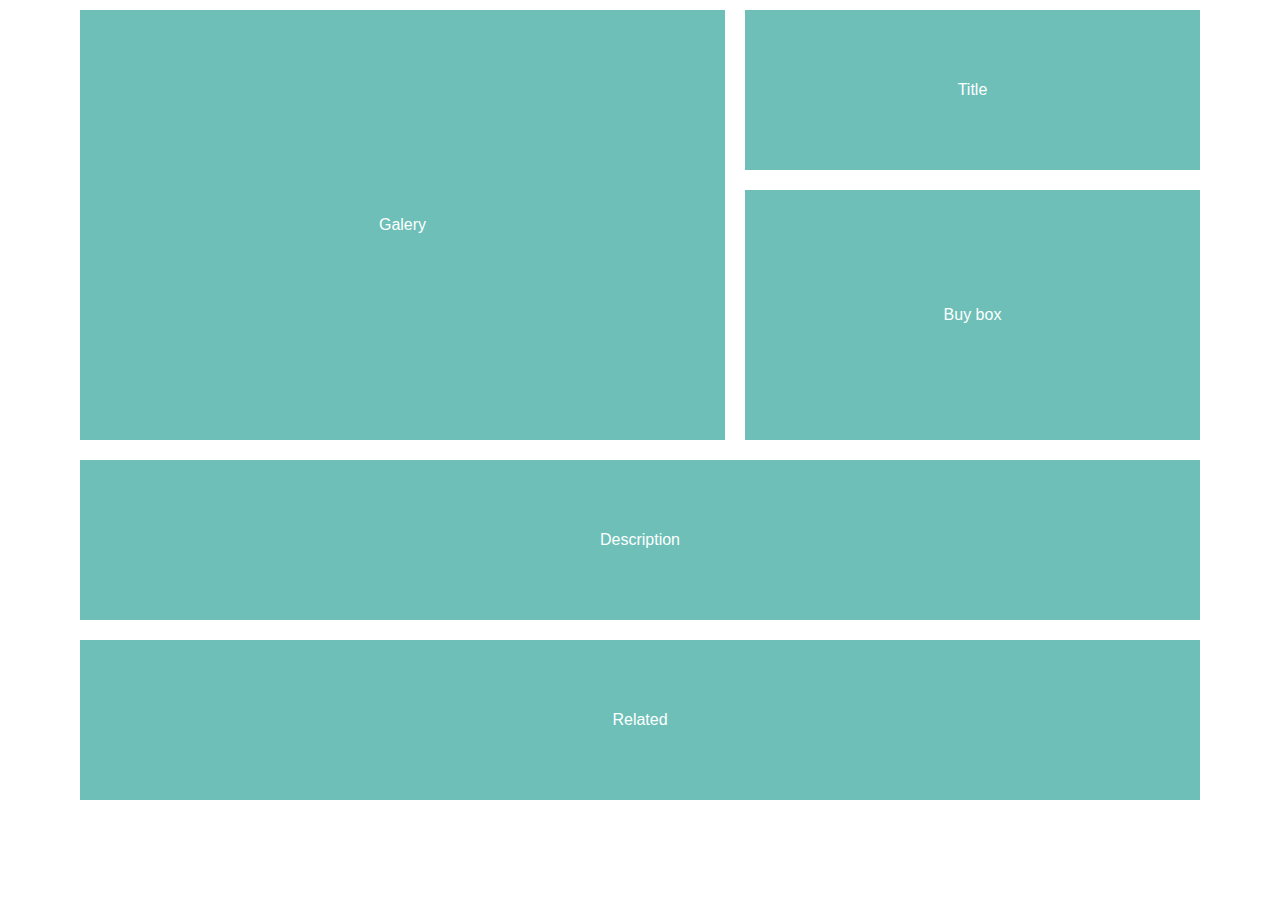
<file: 1/index.html>
<!DOCTYPE html>
<html>

<head>
    <link rel="stylesheet" href="https://maxcdn.bootstrapcdn.com/bootstrap/4.0.0/css/bootstrap.min.css"
        integrity="sha384-Gn5384xqQ1aoWXA+058RXPxPg6fy4IWvTNh0E263XmFcJlSAwiGgFAW/dAiS6JXm" crossorigin="anonymous">

    <meta name="viewport" content="width=device-width, initial-scale=1.0">
    <title>Bootstrap</title>
    <style>
        .block {
            display: flex;
            box-sizing: border-box;
            justify-content: center;
            align-items: center;
            border: 10px solid white;

            background-color: rgb(109, 191, 184);
            color: rgb(255, 255, 255);
        }

        .gallery {
            height: 50vh;
        }

        .title,
        .description, 
        .related {
            height: 20vh;
        }

        .buy-box {
            height: 30vh;
        }
    </style>
</head>

<body>
    <div class="container">
        <div class="row ">
            <div class="col-7 gallery block">Galery
            </div>
            <div class="col ">
                <div class="row ">
                    <div class="col title block">Title
                    </div>
                </div>

                <div class="row">
                    <div class="col buy-box block">Buy box
                    </div>
                </div>
            </div>
        </div>
        <div class="row ">
            <div class="col description block">Description
            </div>
        </div>
        <div class="row">
            <div class="col related block">Related
            </div>
        </div>
    </div>

    <script src="https://code.jquery.com/jquery-3.2.1.slim.min.js"
        integrity="sha384-KJ3o2DKtIkvYIK3UENzmM7KCkRr/rE9/Qpg6aAZGJwFDMVNA/GpGFF93hXpG5KkN" crossorigin="anonymous">
    </script>
    <script src="https://cdnjs.cloudflare.com/ajax/libs/popper.js/1.12.9/umd/popper.min.js"
        integrity="sha384-ApNbgh9B+Y1QKtv3Rn7W3mgPxhU9K/ScQsAP7hUibX39j7fakFPskvXusvfa0b4Q" crossorigin="anonymous">
    </script>
    <script src="https://maxcdn.bootstrapcdn.com/bootstrap/4.0.0/js/bootstrap.min.js"
        integrity="sha384-JZR6Spejh4U02d8jOt6vLEHfe/JQGiRRSQQxSfFWpi1MquVdAyjUar5+76PVCmYl" crossorigin="anonymous">
    </script>
</body>

</html>
</file>
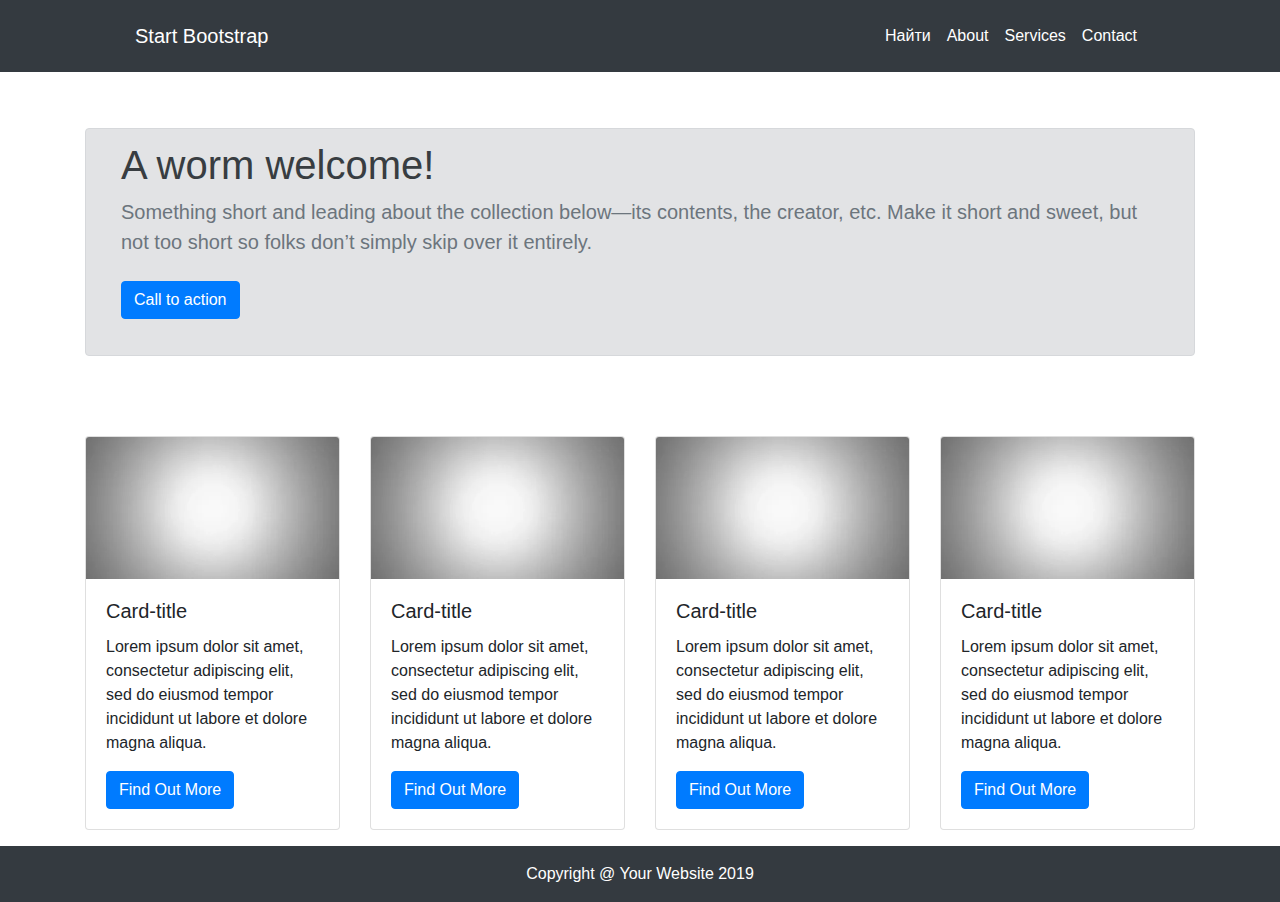
<file: 2/index.html>
<!DOCTYPE html>
<html>

<head>
    <link rel="stylesheet" href="https://maxcdn.bootstrapcdn.com/bootstrap/4.0.0/css/bootstrap.min.css"
        integrity="sha384-Gn5384xqQ1aoWXA+058RXPxPg6fy4IWvTNh0E263XmFcJlSAwiGgFAW/dAiS6JXm" crossorigin="anonymous">
    <meta name="viewport" content="width=device-width, initial-scale=1.0, shrink-to-fit=no">
    <title>Bootstrap</title>

    <style>
        body, html {
            height: 100vh;
        }
        body {
            display: flex;
            flex-direction: column;
            justify-content: space-between;
        }
    </style>
</head>

<body>
    <header>
        <nav class="navbar p-3 mb-2 bg-dark text-white navbar-expand-lg">
            <div class="container-fluid col-10">
                <a class="navbar-brand text-white" href="#">Start Bootstrap</a>

                <ul class="navbar-nav me-auto mb-2 mb-lg-0">
                    <li class="nav-item">
                        <a class="nav-link active text-white" aria-current="page" href="#">Найти</a>
                    </li>
                    <li class="nav-item">
                        <a class="nav-link text-white" href="#">About</a>

                    </li>
                    <li class="nav-item">
                        <a class="nav-link text-white" href="#">Services</a>
                    </li>
                    <li class="nav-item">
                        <a class="nav-link text-white" href="#">Contact</a>
                    </li>
                </ul>
            </div>
        </nav>
    </header>
    <main>
        <div class="container align-items-centre">
            <section class="py-5 container">
                <div class="row alert alert-secondary">
                    <div class="col-12">
                        <h1>A worm welcome!</h1>
                        <p class="lead text-muted">Something short and leading about the collection below—its contents,
                            the
                            creator, etc. Make it short and sweet, but not too short so folks don’t simply skip over it
                            entirely.</p>
                        <p>
                            <a href="#" class="btn btn-primary my-2">Call to action</a>
                        </p>
                    </div>
                </div>
            </section>
            <div class="row py-3">
                <div class="col">
                    <div class="card">
                        <img src="./assets/images/defoult_pic.webp" class="card-img-top" alt="Card foto">
                        <div class="card-body">
                            <h5 class="card-title">Card-title</h5>
                            <p class="card-text">Lorem ipsum dolor sit amet, consectetur adipiscing elit, sed do eiusmod
                                tempor incididunt ut labore et dolore magna aliqua.</p>
                            <a href="#" class="btn btn-primary">Find Out More</a>
                        </div>
                    </div>
                </div>
                <div class="col">
                    <div class="card">
                        <img src="./assets/images/defoult_pic.webp" class="card-img-top" alt="Card foto">
                        <div class="card-body">
                            <h5 class="card-title">Card-title</h5>
                            <p class="card-text">Lorem ipsum dolor sit amet, consectetur adipiscing elit, sed do eiusmod
                                tempor incididunt ut labore et dolore magna aliqua.</p>
                            <a href="#" class="btn btn-primary">Find Out More</a>
                        </div>
                    </div>
                </div>
                <div class="col">
                    <div class="card">
                        <img src="./assets/images/defoult_pic.webp" class="card-img-top" alt="Card foto">
                        <div class="card-body">
                            <h5 class="card-title">Card-title</h5>
                            <p class="card-text">Lorem ipsum dolor sit amet, consectetur adipiscing elit, sed do eiusmod
                                tempor incididunt ut labore et dolore magna aliqua.</p>
                            <a href="#" class="btn btn-primary">Find Out More</a>
                        </div>
                    </div>
                </div>
                <div class="col">
                    <div class="card">
                        <img src="./assets/images/defoult_pic.webp" class="card-img-top" alt="Card foto">
                        <div class="card-body">
                            <h5 class="card-title">Card-title</h5>
                            <p class="card-text">Lorem ipsum dolor sit amet, consectetur adipiscing elit, sed do eiusmod
                                tempor incididunt ut labore et dolore magna aliqua.</p>
                            <a href="#" class="btn btn-primary">Find Out More</a>
                        </div>
                    </div>
                </div>
            </div>
        </div>
    </main>
    <footer>
        <div class="bg-dark text-white p-3 text-center">
                Copyright @ Your Website 2019
        </div>
    </footer>

    <script src="https://code.jquery.com/jquery-3.2.1.slim.min.js"
        integrity="sha384-KJ3o2DKtIkvYIK3UENzmM7KCkRr/rE9/Qpg6aAZGJwFDMVNA/GpGFF93hXpG5KkN" crossorigin="anonymous">
    </script>
    <script src="https://cdnjs.cloudflare.com/ajax/libs/popper.js/1.12.9/umd/popper.min.js"
        integrity="sha384-ApNbgh9B+Y1QKtv3Rn7W3mgPxhU9K/ScQsAP7hUibX39j7fakFPskvXusvfa0b4Q" crossorigin="anonymous">
    </script>
    <script src="https://maxcdn.bootstrapcdn.com/bootstrap/4.0.0/js/bootstrap.min.js"
        integrity="sha384-JZR6Spejh4U02d8jOt6vLEHfe/JQGiRRSQQxSfFWpi1MquVdAyjUar5+76PVCmYl" crossorigin="anonymous">
    </script>
</body>

</html>
</file>
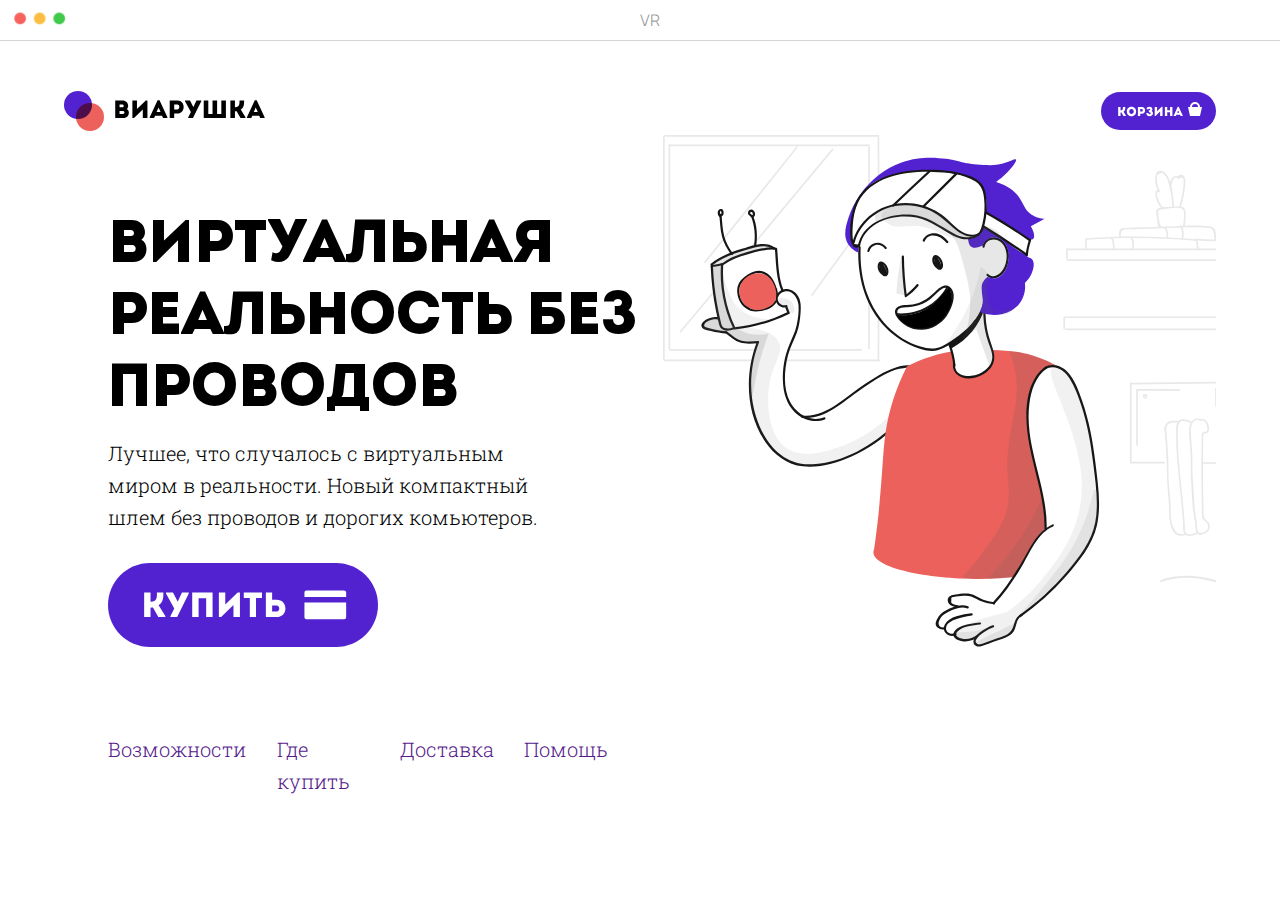
<file: 3/index.html>
<!DOCTYPE html>
<html>

<head>
    <meta name="viewport" content="width=device-width, initial-scale=1.0">
    <link rel="stylesheet" href="./assets/styles/normalize.css">
    <link rel="stylesheet" href="./assets/styles/style.css">
    <link rel="stylesheet" href="https://fonts.googleapis.com/css2?family=Manrope:wght@200&family=Montserrat:wght@500&display=swap">
    <title>VR-Colors</title>
    <style>
        @font-face {
            font-family: 'Intro';
            src: url(./assets/fonts/intro-black-caps.woff);
        }

        @font-face {
            font-family: 'Roboto Slab';
            src: url(./assets/fonts/robotoslab-light.ttf);
        }

    </style>
</head>

<body>
        <header class="header">
            <div class="header__img">
                <img src="./assets/images/browser.svg" alt="Разноцветные кнопки как в Mac"></div>
            <div class="header__title">
                VR</div>
        </header>
        <div class="container">
            <div class="top">
                <div class="top__logo"><img src="./assets/images/logo.svg" alt="Лого Виарушка">
                </div>
                <button class="top__btn">
                    <img src="./assets/images/btn_cart.svg" alt="Кнопка корзина">
                </button>
            </div>
            <div class="content">
                <main class="main">
                    <h1 class="main__title">Виртуальная реальность без проводов</h1>
                    <div class="main__article">Лучшее, что случалось с виртуальным миром в реальности. Новый компактный
                        шлем без проводов
                        и дорогих комьютеров.</div>
                    <button class="main__btn">
                        <img src="./assets/images/btn_buy.svg" alt="Кнопка купить">
                    </button>
                    <nav class="nav">
                        <div class="nav__item">
                            <a href="">Возможности</a>
                        </div>
                        <div class="nav__item">
                            <a href="">Где купить</a>
                        </div>
                        <div class="nav__item">
                            <a href="">Доставка</a>
                        </div>
                        <div class="nav__item">
                            <a href="">Помощь</a>
                        </div>
                    </nav>
                </main>
                <figure class="figure">
                    <img src="./assets/images/color-man.svg" alt="Рисунок человека в VR-очках">
                </figure>
            </div>

        </div>

</body>
</html>
</file>
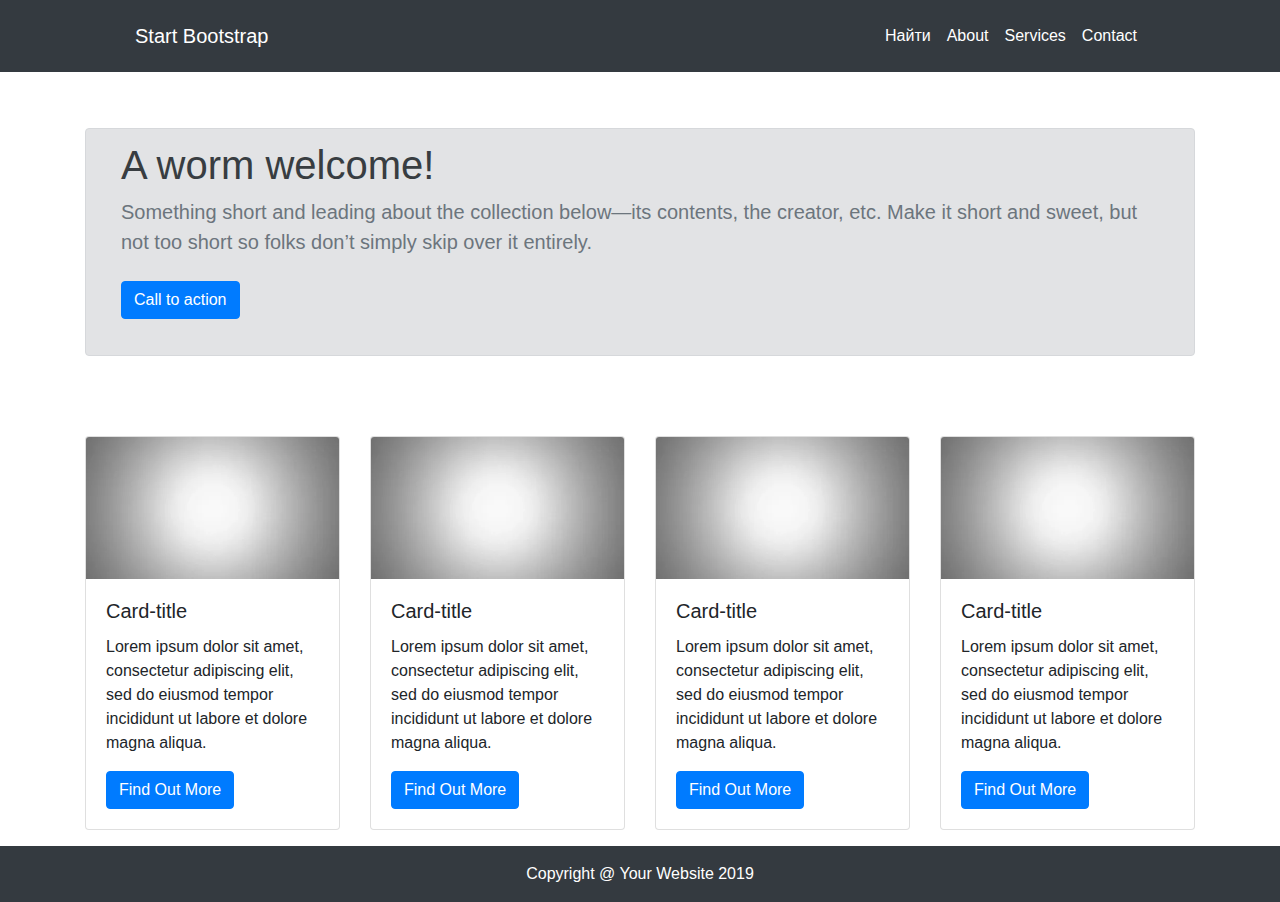
<file: 2/assets/index.html>
<!DOCTYPE html>
<html>

<head>
    <link rel="stylesheet" href="https://maxcdn.bootstrapcdn.com/bootstrap/4.0.0/css/bootstrap.min.css"
        integrity="sha384-Gn5384xqQ1aoWXA+058RXPxPg6fy4IWvTNh0E263XmFcJlSAwiGgFAW/dAiS6JXm" crossorigin="anonymous">
    <meta name="viewport" content="width=device-width, initial-scale=1.0, shrink-to-fit=no">
    <title>Bootstrap</title>

    <style>
        body, html {
            height: 100vh;
        }
        body {
            display: flex;
            flex-direction: column;
            justify-content: space-between;
        }
    </style>
</head>

<body>
    <header>
        <nav class="navbar p-3 mb-2 bg-dark text-white navbar-expand-lg">
            <div class="container-fluid col-10">
                <a class="navbar-brand text-white" href="#">Start Bootstrap</a>

                <ul class="navbar-nav me-auto mb-2 mb-lg-0">
                    <li class="nav-item">
                        <a class="nav-link active text-white" aria-current="page" href="#">Найти</a>
                    </li>
                    <li class="nav-item">
                        <a class="nav-link text-white" href="#">About</a>
                    </li>
                    <li class="nav-item">
                        <a class="nav-link text-white" href="#">Services</a>
                    </li>
                    <li class="nav-item">
                        <a class="nav-link text-white" href="#">Contact</a>
                    </li>
                </ul>
            </div>
        </nav>
    </header>
    <main>
        <div class="container align-items-centre">
            <section class="py-5 container">
                <div class="row alert alert-secondary">
                    <div class="col-12">
                        <h1>A worm welcome!</h1>
                        <p class="lead text-muted">Something short and leading about the collection below—its contents,
                            the
                            creator, etc. Make it short and sweet, but not too short so folks don’t simply skip over it
                            entirely.</p>
                        <p>
                            <a href="#" class="btn btn-primary my-2">Call to action</a>
                        </p>
                    </div>
                </div>
            </section>
            <div class="row py-3">
                <div class="col">
                    <div class="card">
                        <img src="./images/defoult_pic.webp" class="card-img-top" alt="Card foto">
                        <div class="card-body">
                            <h5 class="card-title">Card-title</h5>
                            <p class="card-text">Lorem ipsum dolor sit amet, consectetur adipiscing elit, sed do eiusmod
                                tempor incididunt ut labore et dolore magna aliqua.</p>
                            <a href="#" class="btn btn-primary">Find Out More</a>
                        </div>
                    </div>
                </div>
                <div class="col">
                    <div class="card">
                        <img src="./images/defoult_pic.webp" class="card-img-top" alt="Card foto">
                        <div class="card-body">
                            <h5 class="card-title">Card-title</h5>
                            <p class="card-text">Lorem ipsum dolor sit amet, consectetur adipiscing elit, sed do eiusmod
                                tempor incididunt ut labore et dolore magna aliqua.</p>
                            <a href="#" class="btn btn-primary">Find Out More</a>
                        </div>
                    </div>
                </div>
                <div class="col">
                    <div class="card">
                        <img src="./images/defoult_pic.webp" class="card-img-top" alt="Card foto">
                        <div class="card-body">
                            <h5 class="card-title">Card-title</h5>
                            <p class="card-text">Lorem ipsum dolor sit amet, consectetur adipiscing elit, sed do eiusmod
                                tempor incididunt ut labore et dolore magna aliqua.</p>
                            <a href="#" class="btn btn-primary">Find Out More</a>
                        </div>
                    </div>
                </div>
                <div class="col">
                    <div class="card">
                        <img src="./images/defoult_pic.webp" class="card-img-top" alt="Card foto">
                        <div class="card-body">
                            <h5 class="card-title">Card-title</h5>
                            <p class="card-text">Lorem ipsum dolor sit amet, consectetur adipiscing elit, sed do eiusmod
                                tempor incididunt ut labore et dolore magna aliqua.</p>
                            <a href="#" class="btn btn-primary">Find Out More</a>
                        </div>
                    </div>
                </div>
            </div>
        </div>
    </main>
    <footer>
        <div class="bg-dark text-white p-3 text-center">
                Copyright @ Your Website 2019
        </div>
    </footer>

    <script src="https://code.jquery.com/jquery-3.2.1.slim.min.js"
        integrity="sha384-KJ3o2DKtIkvYIK3UENzmM7KCkRr/rE9/Qpg6aAZGJwFDMVNA/GpGFF93hXpG5KkN" crossorigin="anonymous">
    </script>
    <script src="https://cdnjs.cloudflare.com/ajax/libs/popper.js/1.12.9/umd/popper.min.js"
        integrity="sha384-ApNbgh9B+Y1QKtv3Rn7W3mgPxhU9K/ScQsAP7hUibX39j7fakFPskvXusvfa0b4Q" crossorigin="anonymous">
    </script>
    <script src="https://maxcdn.bootstrapcdn.com/bootstrap/4.0.0/js/bootstrap.min.js"
        integrity="sha384-JZR6Spejh4U02d8jOt6vLEHfe/JQGiRRSQQxSfFWpi1MquVdAyjUar5+76PVCmYl" crossorigin="anonymous">
    </script>
</body>

</html>
</file>
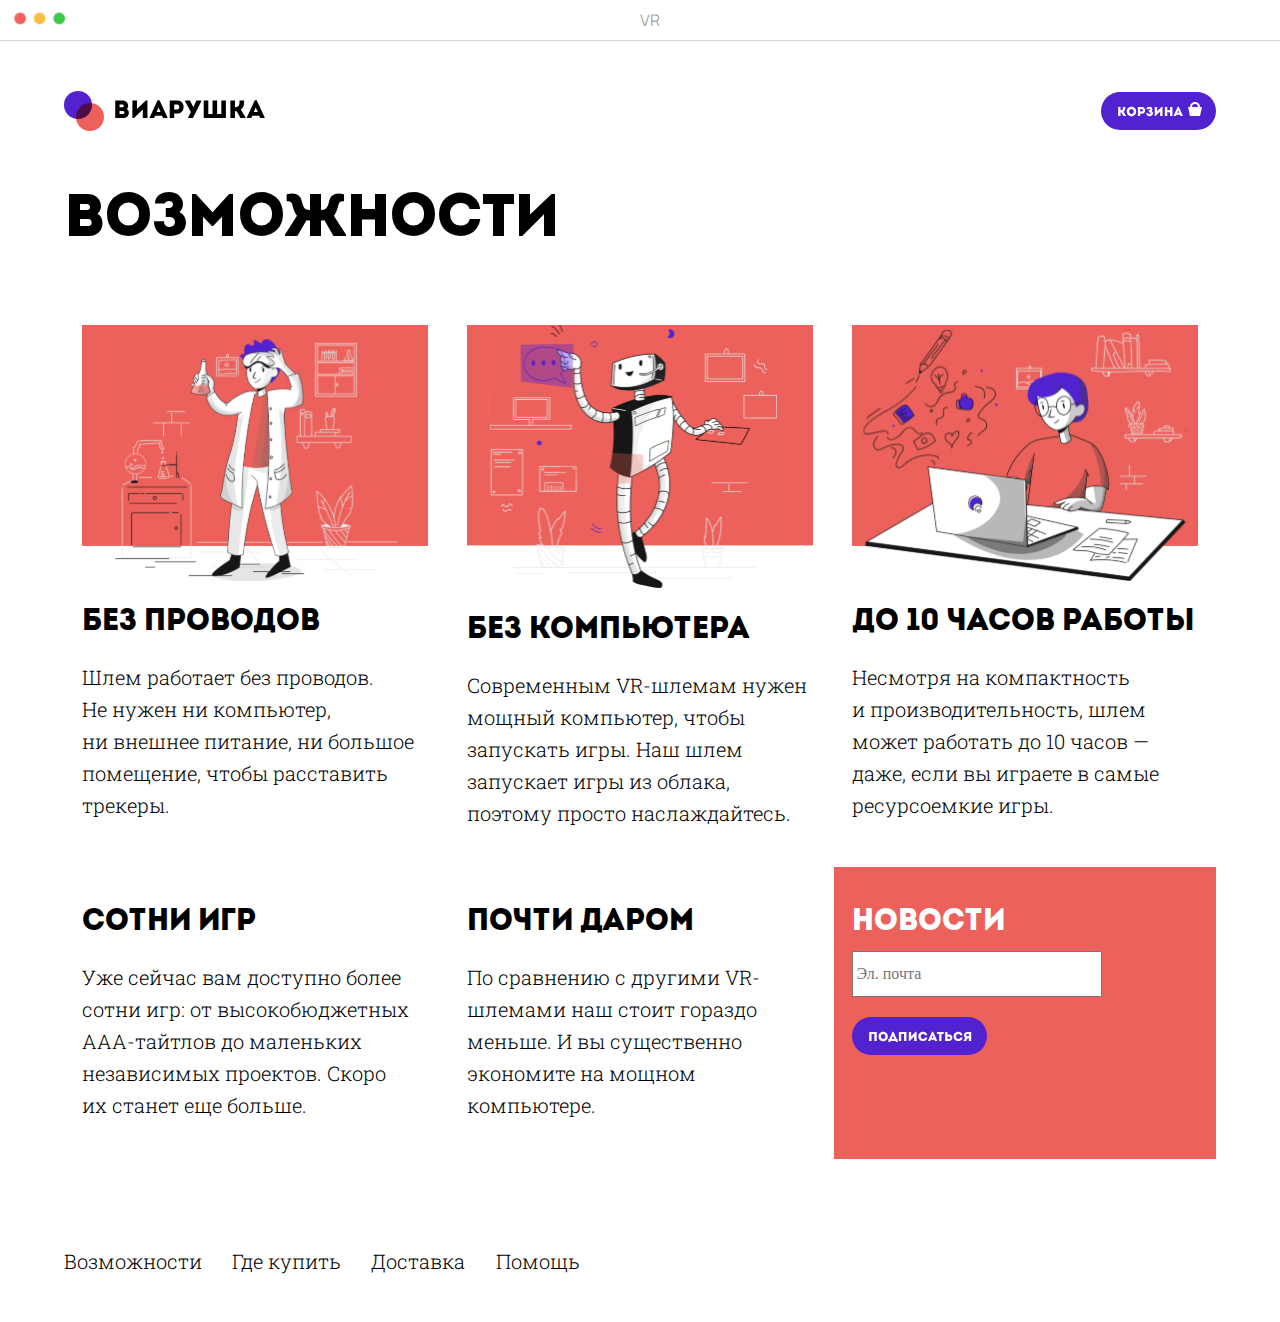
<file: 3/VR.html>
<!DOCTYPE html>
<html>

<head>
    <meta name="viewport" content="width=device-width, initial-scale=1.0">
    <link rel="stylesheet" href="./assets/styles/normalize.css">
    <link rel="stylesheet" href="./assets/styles/styleVR.css">
    <link rel="stylesheet" href="https://fonts.googleapis.com/css2?family=Manrope:wght@200&family=Montserrat:wght@500&display=swap">

    <title>VR-Colors</title>
    <style>
        @font-face {
            font-family: 'Intro';
            src: url(./assets/fonts/intro-black-caps.woff);
        }

        @font-face {
            font-family: 'Roboto Slab';
            src: url(./assets/fonts/robotoslab-light.ttf);
        }
    </style>
</head>

<body>
    <div class="wrapper">
        <header class="header">
            <div class="header__img">
                <img src="./assets/images/browser.svg" alt="Разноцветные кнопки как в Mac"></div>
            <div class="header__title">
                VR</div>
        </header>
        <div class="container">

            <div class="top">
                <div class="top__logo"><img src="./assets/images/logo.svg" alt="Лого Виарушка">
                </div>
                <button class="top__btn">
                    <img src="./assets/images/btn_cart.svg" alt="Кнопка корзина">
                </button>
            </div>
            <main class="main">
                <h2 class="main__title2">ВОЗМОЖНОСТИ</h2>
                <div class="cards">
                    <div class="card">
                        <img class="card__img" src="./assets/images/wireless.svg" alt="Человек с мензуркой">
                        <h3 class="card__title">БЕЗ ПРОВОДОВ</h3>
                        <p class="card__article">Шлем работает без проводов. Не нужен ни компьютер, ни внешнее питание,
                            ни большое помещение,
                            чтобы расставить трекеры.</p>
                    </div>
                    <div class="card">
                        <img class="card__img" src="./assets/images/without-computer.svg" alt="Робот">
                        <h3 class="card__title">БЕЗ КОМПЬЮТЕРА</h3>
                        <p class="card__article">Современным VR-шлемам нужен мощный компьютер, чтобы запускать игры. Наш
                            шлем запускает игры
                            из облака, поэтому просто наслаждайтесь.</p>
                    </div>
                    <div class="card">
                        <img class="card__img" src="./assets/images/less-than-10-hours.svg"
                            alt="Человек за компьютером">
                        <h3 class="card__title">ДО 10 ЧАСОВ РАБОТЫ</h3>
                        <p class="card__article">Несмотря на компактность и производительность, шлем может работать до
                            10 часов — даже, если
                            вы играете в самые ресурсоемкие игры.</p>
                    </div>
                    <div class="card">
                        <h3 class="card__title">СОТНИ ИГР</h3>
                        <p class="card__article">Уже сейчас вам доступно более сотни игр: от высокобюджетных ААА-тайтлов
                            до маленьких
                            независимых проектов. Скоро их станет еще больше.
                        </p>
                    </div>
                    <div class="card">
                        <h3 class="card__title">ПОЧТИ ДАРОМ</h3>
                        <p class="card__article">По сравнению с другими VR-шлемами наш стоит гораздо меньше. И вы
                            существенно экономите на
                            мощном компьютере.
                        </p>
                    </div>
                    <div class="card card_special">
                        <h3 class="card__title card__title_special">НОВОСТИ</h3>
                        <form>
                            <input class="card__input" type="text" placeholder="Эл. почта">
                        </form>
                        <button class="card__btn_special">
                            <img src="./assets/images/subscribe.svg" alt="Кнопка подписаться">
                        </button>
                    </div>

                </div>
            </main>
            <nav class="nav">
                <div class="nav__item">
                    <a href="">Возможности</a>
                </div>
                <div class="nav__item">
                    <a href="">Где купить</a>
                </div>
                <div class="nav__item">
                    <a href="">Доставка</a>
                </div>
                <div class="nav__item">
                    <a href="">Помощь</a>
                </div>
            </nav>
        </div>
    </div>

</body>

</html>
</file>
<file: 3/assets/styles/style.css>
html,
body {
    overflow-x: hidden;
}

.header {
    position: relative;
    display: flex;

    width: 100vw;
}

.header__img {
    width: 100%;
    border-bottom: 0.5px solid rgba(0, 0, 0, 0.164);
}

.header__img img {
    width: 100%;
}

.header__title {
    position: absolute;
    align-self: center;
    left: 50%;

    font-family: 'Manrope', sans-serif;

    color: rgba(0, 0, 0, 0.404);
}

.container {
    width: 90vw;
    margin: 0 5vw 0 5vw;

}

.top {
    display: flex;
    justify-content: space-between;

    margin-top: 5.56vh;
    width: 100%;
}

button {
    margin: 0;
    padding: 0;
    border: none;
    cursor: pointer;
    background-color: white;
}

.top__logo {
    cursor: pointer;
}

.content {
    display: flex;
    justify-content: space-between;

    width: 100%;
}

.main {
    display: flex;
    flex-direction: column;
    justify-content: space-between;
    margin-left: 3.47vw;
    width: 46%;
}

.main__title {
    margin-top: 8.44vh;
    margin-bottom: 1.11vh;

    font-family: 'Intro', sans-serif;
    font-weight: 400;
    font-size: 60px;
    line-height: 120%;
}

.main__article {
    margin-bottom: 3.33vh;
    width: 33.82vw;
    font-family: 'Roboto Slab', sans-serif;
    font-weight: 300;
    font-size: 20px;
    line-height: 160%;
}

.main__btn {
    display: flex;
    margin: 0;
}

.figure {
    width: 48%;
    margin: 0;
}

.figure img {
    width: 100%;
}

.nav {
    display: flex;
    justify-content: flex-start;

    margin-bottom: 5vh;
    margin-top: 9.56vh;
}

.nav__item {
    margin-right: 2.36vw;

    font-family: 'Roboto Slab';

    font-weight: 300;
    font-size: 20px;
    line-height: 160%;
}

a {
    text-decoration: none;
}

a:hover {
    text-decoration: underline;
}
</file>
<file: 3/assets/styles/styleVR.css>
html,
body {
    overflow-x: hidden;
}

.header {
    position: relative;
    display: flex;

    width: 100vw;
}

.header__img {
    width: 100%;
    border-bottom: 0.5px solid rgba(0, 0, 0, 0.164);
}

.header__img img {
    width: 100%;
}

.header__title {
    position: absolute;
    align-self: center;
    left: 50%;

    font-family: 'Manrope', sans-serif;

    color: rgba(0, 0, 0, 0.404);
}

.container {
    width: 90vw;
    margin: 0 5vw 0 5vw;

}

.top {
    display: flex;
    justify-content: space-between;

    margin-top: 5.56vh;
    width: 100%;
}

.cards {
    display: flex;
    flex-wrap: wrap;
    justify-content: space-between;

    width: 100%;
}

.card {
    width: 30%;
    padding: 18px;
}

.card__img {
    width: 100%;
}

.main__title2 {
    font-family: 'Intro', sans-serif;
    font-weight: 400;
    font-size: 60px;
    line-height: 120%;
}

.card__title {
    margin-top: 20px;
    margin-bottom: 10px;

    font-family: 'Intro', sans-serif;
    font-weight: 400;
    font-size: 30px;
    line-height: 120%;
}

.card__article {
    font-family: 'Roboto Slab', sans-serif;
    font-weight: 300;
    font-size: 20px;
    line-height: 160%;
}

.card_special {
    background-color: #EC615B;
    ;
}

.card__title_special {
    color: white;
}

.card__btn_special {
    background-color: #EC615B;
    margin-top: 20px;
}

.nav {
    display: flex;
    justify-content: flex-start;

    margin-bottom: 5vh;
    margin-top: 9.56vh;
}

.nav__item {
    margin-right: 2.36vw;

    font-family: 'Roboto Slab';

    font-weight: 300;
    font-size: 20px;
    line-height: 160%;
}

a {
    text-decoration: none;
    color: black;
}

a:hover {
    text-decoration: underline;
}

button {
    margin: 0;
    padding: 0;
    border: none;
    cursor: pointer;
    background-color: white;
}

.card__input {
    height: 40px;
    width: 70%;
}

.top__logo {
    cursor: pointer;
}
</file>
